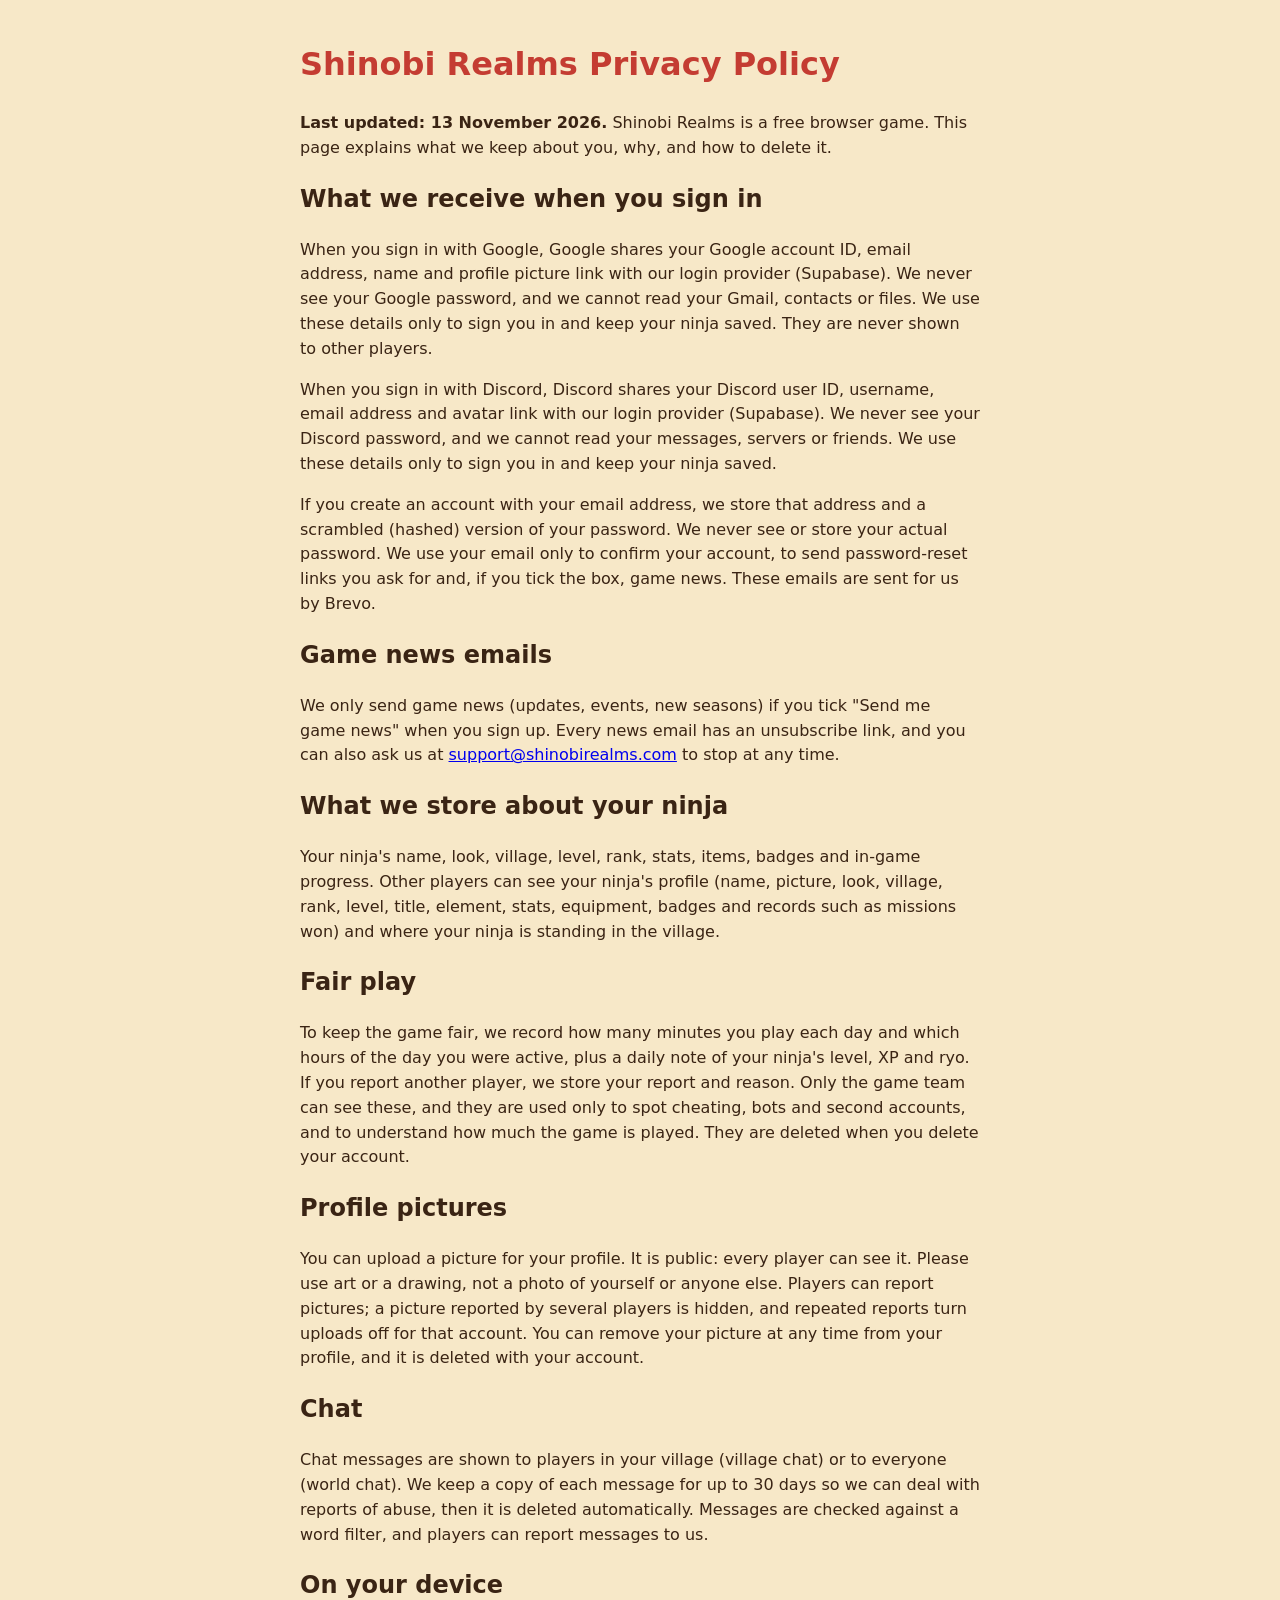
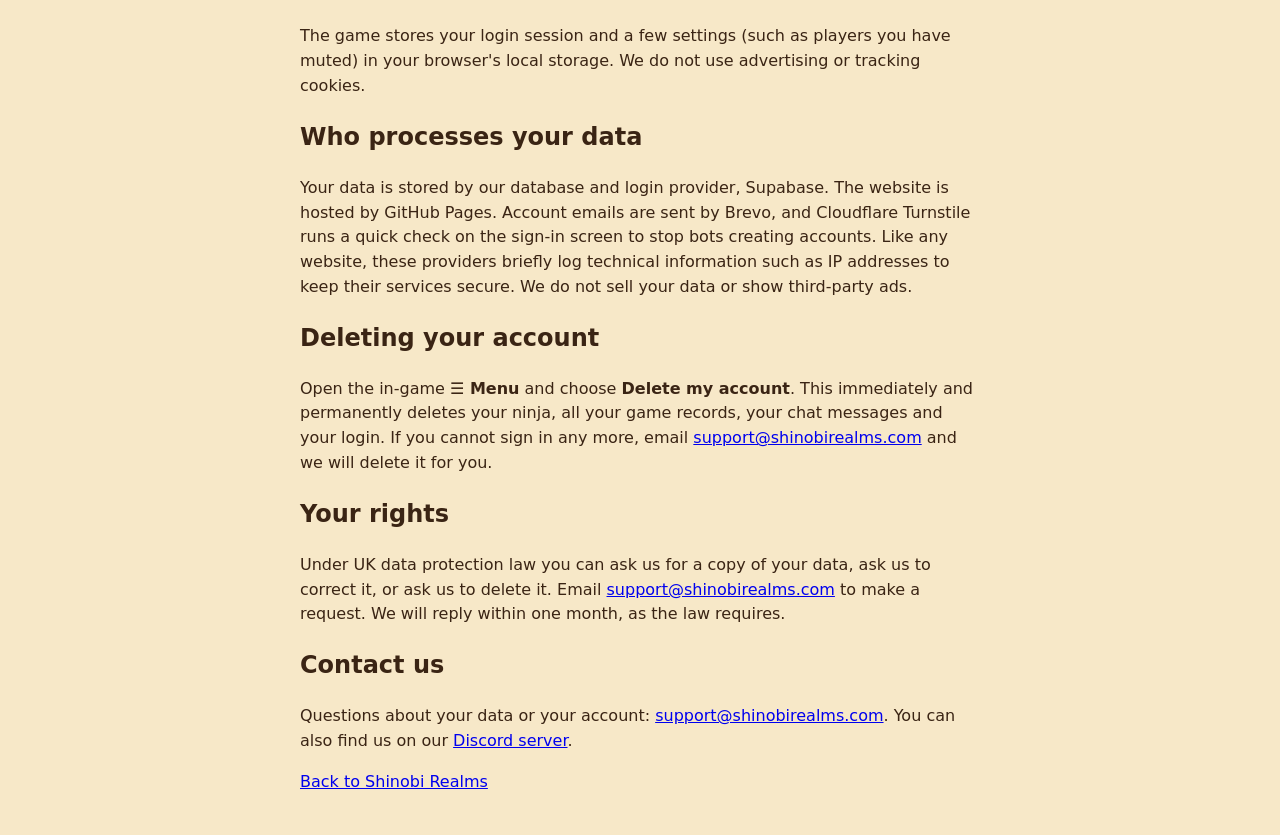
<file: privacy.html>
<!doctype html><html lang="en-GB"><head><meta charset="utf-8"><meta name="viewport" content="width=device-width,initial-scale=1"><title>Privacy - Shinobi Realms</title><meta name="description" content="How Shinobi Realms uses and protects your data."><link rel="canonical" href="https://shinobirealms.com/privacy.html"><link rel="icon" href="assets/icon.svg" type="image/svg+xml">
<style>body{font-family:system-ui,sans-serif;max-width:680px;margin:40px auto;padding:0 18px;line-height:1.55;color:#3a2414;background:#f7e8c8}h1{color:#c43c32}</style></head><body>
<h1>Shinobi Realms Privacy Policy</h1>
<p><b>Last updated: 13 November 2026.</b> Shinobi Realms is a free browser game. This page explains what we keep about you, why, and how to delete it.</p>
<h2>What we receive when you sign in</h2>
<p>When you sign in with Google, Google shares your Google account ID, email address, name and profile picture link with our login provider (Supabase). We never see your Google password, and we cannot read your Gmail, contacts or files. We use these details only to sign you in and keep your ninja saved. They are never shown to other players.</p>
<p>When you sign in with Discord, Discord shares your Discord user ID, username, email address and avatar link with our login provider (Supabase). We never see your Discord password, and we cannot read your messages, servers or friends. We use these details only to sign you in and keep your ninja saved.</p>
<p>If you create an account with your email address, we store that address and a scrambled (hashed) version of your password. We never see or store your actual password. We use your email only to confirm your account, to send password-reset links you ask for and, if you tick the box, game news. These emails are sent for us by Brevo.</p>
<h2>Game news emails</h2>
<p>We only send game news (updates, events, new seasons) if you tick "Send me game news" when you sign up. Every news email has an unsubscribe link, and you can also ask us at <a href="mailto:support@shinobirealms.com">support@shinobirealms.com</a> to stop at any time.</p>
<h2>What we store about your ninja</h2>
<p>Your ninja's name, look, village, level, rank, stats, items, badges and in-game progress. Other players can see your ninja's profile (name, picture, look, village, rank, level, title, element, stats, equipment, badges and records such as missions won) and where your ninja is standing in the village.</p>
<h2>Fair play</h2>
<p>To keep the game fair, we record how many minutes you play each day and which hours of the day you were active, plus a daily note of your ninja's level, XP and ryo. If you report another player, we store your report and reason. Only the game team can see these, and they are used only to spot cheating, bots and second accounts, and to understand how much the game is played. They are deleted when you delete your account.</p>
<h2>Profile pictures</h2>
<p>You can upload a picture for your profile. It is public: every player can see it. Please use art or a drawing, not a photo of yourself or anyone else. Players can report pictures; a picture reported by several players is hidden, and repeated reports turn uploads off for that account. You can remove your picture at any time from your profile, and it is deleted with your account.</p>
<h2>Chat</h2>
<p>Chat messages are shown to players in your village (village chat) or to everyone (world chat). We keep a copy of each message for up to 30 days so we can deal with reports of abuse, then it is deleted automatically. Messages are checked against a word filter, and players can report messages to us.</p>
<h2>On your device</h2>
<p>The game stores your login session and a few settings (such as players you have muted) in your browser's local storage. We do not use advertising or tracking cookies.</p>
<h2>Who processes your data</h2>
<p>Your data is stored by our database and login provider, Supabase. The website is hosted by GitHub Pages. Account emails are sent by Brevo, and Cloudflare Turnstile runs a quick check on the sign-in screen to stop bots creating accounts. Like any website, these providers briefly log technical information such as IP addresses to keep their services secure. We do not sell your data or show third-party ads.</p>
<h2>Deleting your account</h2>
<p>Open the in-game <b>&#9776; Menu</b> and choose <b>Delete my account</b>. This immediately and permanently deletes your ninja, all your game records, your chat messages and your login. If you cannot sign in any more, email <a href="mailto:support@shinobirealms.com">support@shinobirealms.com</a> and we will delete it for you.</p>
<h2>Your rights</h2>
<p>Under UK data protection law you can ask us for a copy of your data, ask us to correct it, or ask us to delete it. Email <a href="mailto:support@shinobirealms.com">support@shinobirealms.com</a> to make a request. We will reply within one month, as the law requires.</p>
<h2>Contact us</h2>
<p>Questions about your data or your account: <a href="mailto:support@shinobirealms.com">support@shinobirealms.com</a>. You can also find us on our <a href="https://discord.gg/t2K3uCGrJv">Discord server</a>.</p>
<p><a href="./">Back to Shinobi Realms</a></p></body></html>
</file>
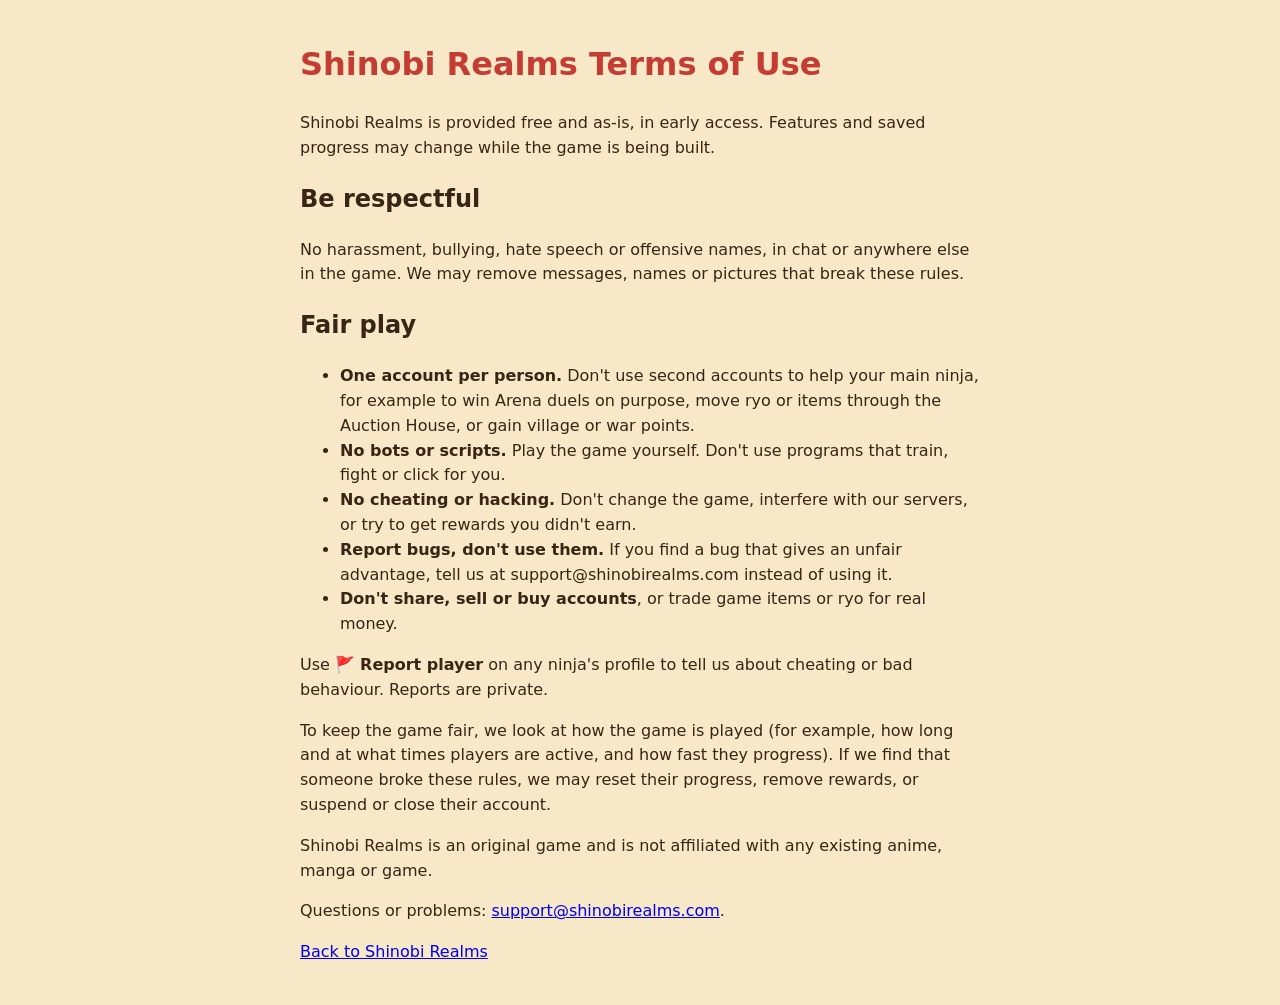
<file: terms.html>
<!doctype html><html lang="en-GB"><head><meta charset="utf-8"><meta name="viewport" content="width=device-width,initial-scale=1"><title>Terms - Shinobi Realms</title><meta name="description" content="The terms for playing Shinobi Realms, a free browser ninja MMORPG."><link rel="canonical" href="https://shinobirealms.com/terms.html"><link rel="icon" href="assets/icon.svg" type="image/svg+xml">
<style>body{font-family:system-ui,sans-serif;max-width:680px;margin:40px auto;padding:0 18px;line-height:1.55;color:#3a2414;background:#f7e8c8}h1{color:#c43c32}</style></head><body>
<h1>Shinobi Realms Terms of Use</h1>
<p>Shinobi Realms is provided free and as-is, in early access. Features and saved progress may change while the game is being built.</p>
<h2>Be respectful</h2>
<p>No harassment, bullying, hate speech or offensive names, in chat or anywhere else in the game. We may remove messages, names or pictures that break these rules.</p>
<h2>Fair play</h2>
<ul>
<li><b>One account per person.</b> Don't use second accounts to help your main ninja, for example to win Arena duels on purpose, move ryo or items through the Auction House, or gain village or war points.</li>
<li><b>No bots or scripts.</b> Play the game yourself. Don't use programs that train, fight or click for you.</li>
<li><b>No cheating or hacking.</b> Don't change the game, interfere with our servers, or try to get rewards you didn't earn.</li>
<li><b>Report bugs, don't use them.</b> If you find a bug that gives an unfair advantage, tell us at support@shinobirealms.com instead of using it.</li>
<li><b>Don't share, sell or buy accounts</b>, or trade game items or ryo for real money.</li>
</ul>
<p>Use 🚩 <b>Report player</b> on any ninja's profile to tell us about cheating or bad behaviour. Reports are private.</p>
<p>To keep the game fair, we look at how the game is played (for example, how long and at what times players are active, and how fast they progress). If we find that someone broke these rules, we may reset their progress, remove rewards, or suspend or close their account.</p>
<p>Shinobi Realms is an original game and is not affiliated with any existing anime, manga or game.</p>
<p>Questions or problems: <a href="mailto:support@shinobirealms.com">support@shinobirealms.com</a>.</p>
<p><a href="./">Back to Shinobi Realms</a></p></body></html>
</file>
